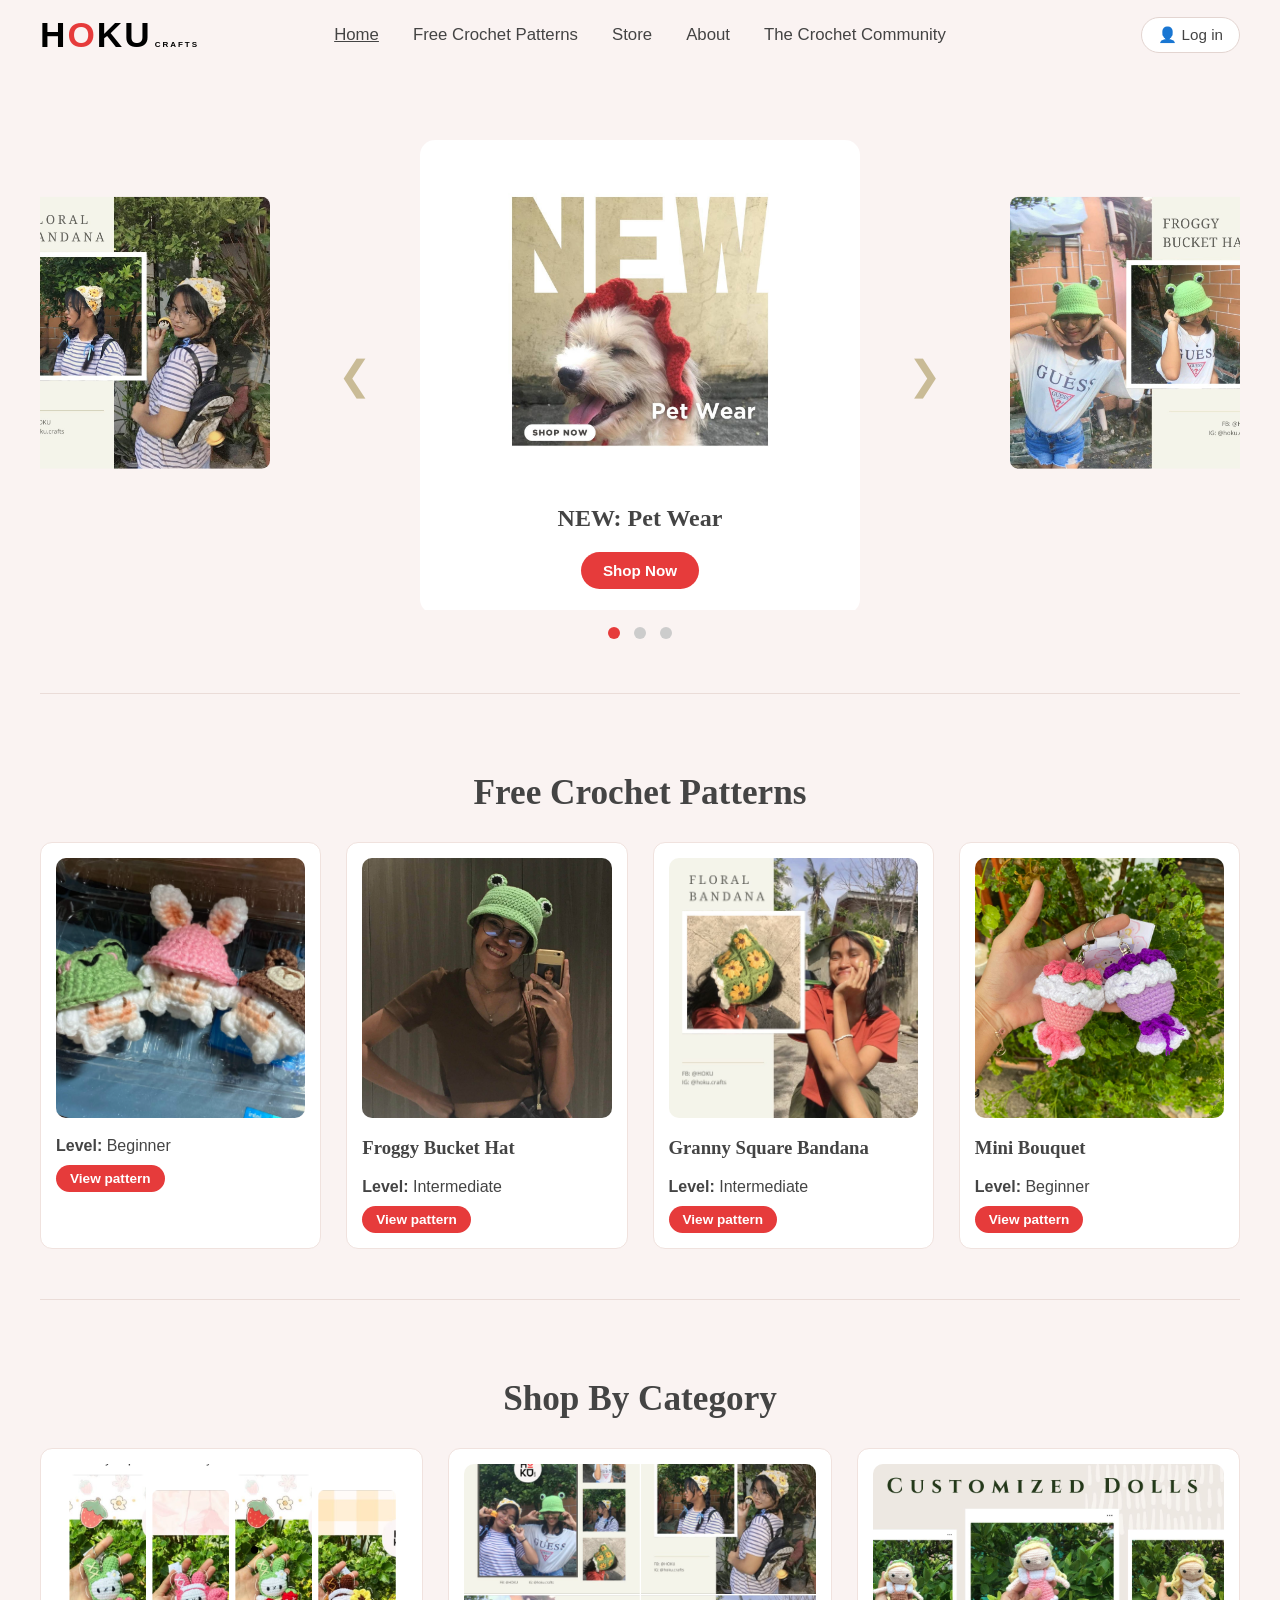
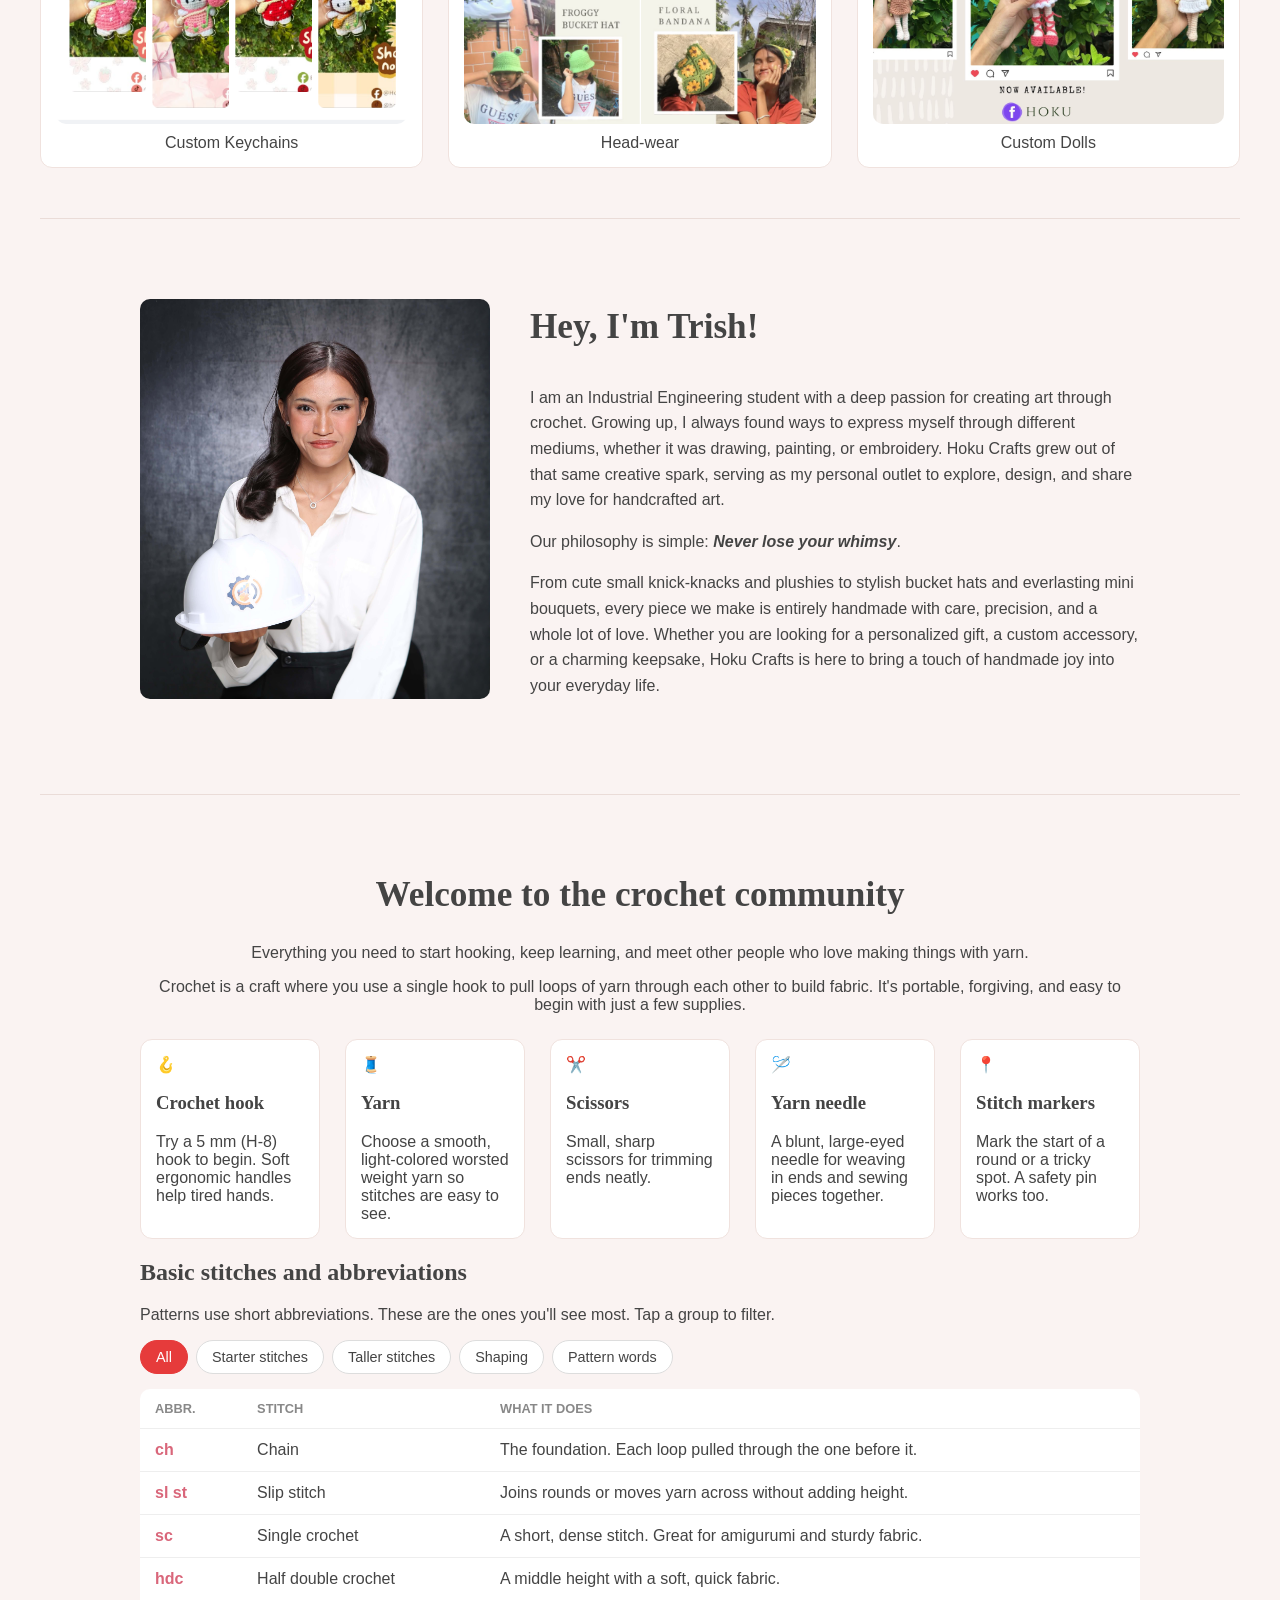
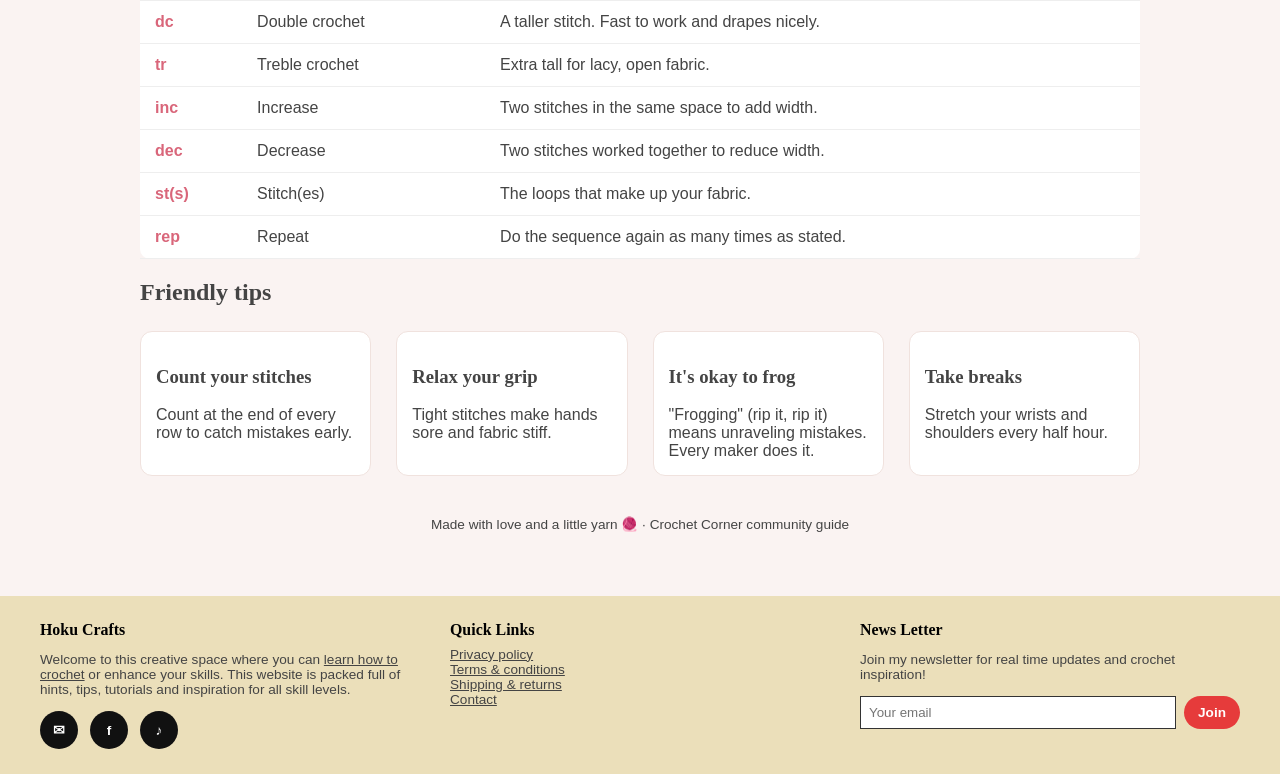
<file: index.html>
<!DOCTYPE html>
<html lang="en">
<head>
  <meta charset="UTF-8">
  <meta name="viewport" content="width=device-width, initial-scale=1">
  <title>HOKU Crafts</title>
  <link rel="stylesheet" href="style.css">

</head>
<body>

  <!-- NAVIGATION -->
  <header>
    <!-- logo to open side panel -->
    <a class="logo" href="#sidebar" title="Open menu">H<span class="red">O</span>KU<small>CRAFTS</small></a>

    <nav>
      <a class="nav-btn" href="#home">Home</a>
      <a class="nav-btn" href="#patterns">Free Crochet Patterns</a>
      <a class="nav-btn" href="#store">Store</a>
      <a class="nav-btn" href="#about">About</a>
      <a class="nav-btn" href="#community">The Crochet Community</a>
    </nav>

    <!-- Logged OUT: the profile button goes to the login page -->
    <a class="profile-btn" href="login.html">&#128100; Log in</a>
  </header>

  <main>

    <!-- ================= HOME ================= -->
    <section id="home" class="page">
      <!-- Hidden radio buttons remember which slide is showing -->
      <input type="radio" name="slide" id="slide-1" class="slide-radio" checked>
      <input type="radio" name="slide" id="slide-2" class="slide-radio">
      <input type="radio" name="slide" id="slide-3" class="slide-radio">

      <div class="carousel">
        <div class="slides">
          <div class="slide">
            <label class="slide-pick" for="slide-1" title="Show this slide"></label>
            <img class="img" src="petwear.jpg" alt="New Pet Wear">
            <h2>NEW: Pet Wear</h2>
            <a class="btn" href="#headwear">Shop Now</a>
          </div>
          <div class="slide">
            <label class="slide-pick" for="slide-2" title="Show this slide"></label>
            <img class="img" src="froggyhat.jpg" alt="Froggy Bucket Hat">
            <h2>Froggy Bucket Hat</h2>
            <a class="btn" href="#headwear">Shop Now</a>
          </div>
          <div class="slide">
            <label class="slide-pick" for="slide-3" title="Show this slide"></label>
            <img class="img" src="flwrbandana.jpg" alt="Flower Bandana">
            <h2>Flower Bandanas</h2>
            <a class="btn" href="#headwear">Shop Now</a>
          </div>
        </div>

        <!-- One pair of arrows per slide; CSS shows only the pair for the current slide -->
        <div class="arrows arrows-1">
          <label class="arrow arrow-prev" for="slide-3">&#10094;</label>
          <label class="arrow arrow-next" for="slide-2">&#10095;</label>
        </div>
        <div class="arrows arrows-2">
          <label class="arrow arrow-prev" for="slide-1">&#10094;</label>
          <label class="arrow arrow-next" for="slide-3">&#10095;</label>
        </div>
        <div class="arrows arrows-3">
          <label class="arrow arrow-prev" for="slide-2">&#10094;</label>
          <label class="arrow arrow-next" for="slide-1">&#10095;</label>
        </div>
      </div>

      <div class="dots">
        <label class="dot" for="slide-1"></label>
        <label class="dot" for="slide-2"></label>
        <label class="dot" for="slide-3"></label>
      </div>
    </section>

    <!-- ================= FREE PATTERNS ================= -->
    <section id="patterns" class="page">
      <h1>Free Crochet Patterns</h1>

      <div class="grid">
        <div class="card left">
          <img class="img" src="minishroom.png" alt="Amigurumi Bunny">
          <h3></h3>
          <p><b>Level:</b> Beginner</p>
          <details class="pattern">
            <summary class="btn small"><span class="show-text">View pattern</span><span class="hide-text">Hide pattern</span></summary>
            <p class="info">A small bunny made with single crochet in the round.</p>
          </details>
        </div>

        <div class="card left">
          <img class="img" src="froghat.jpeg" alt="Froggy Bucket Hat">
          <h3>Froggy Bucket Hat</h3>
          <p><b>Level:</b> Intermediate</p>
          <details class="pattern">
            <summary class="btn small"><span class="show-text">View pattern</span><span class="hide-text">Hide pattern</span></summary>
            <p class="info">A cute bucket hat with little frog eyes on top.</p>
          </details>
        </div>

        <div class="card left">
          <img class="img" src="floralbandana.jpeg" alt="Granny Square Bandana">
          <h3>Granny Square Bandana</h3>
          <p><b>Level:</b> Intermediate</p>
          <details class="pattern">
            <summary class="btn small"><span class="show-text">View pattern</span><span class="hide-text">Hide pattern</span></summary>
            <p class="info">A flower granny square bandana you can tie on.</p>
          </details>
        </div>

        <div class="card left">
          <img class="img" src="minibokey.jpeg" alt="Mini Bouquet">
          <h3>Mini Bouquet</h3>
          <p><b>Level:</b> Beginner</p>
          <details class="pattern">
            <summary class="btn small"><span class="show-text">View pattern</span><span class="hide-text">Hide pattern</span></summary>
            <p class="info">Everlasting flowers made from simple stitches.</p>
          </details>
        </div>
      </div>
    </section>

    <!-- ================= STORE ================= -->
    <section id="store" class="page">

      <!-- Category list (hidden while a product group is open) -->
      <div id="categories">
        <h1>Shop By Category</h1>
        <div class="grid">
          <a class="card clickable" href="#keychains">
            <img class="img" src="cstmkeychain.png" alt="Custom Keychains">
            <p>Custom Keychains</p>
          </a>
          <a class="card clickable" href="#headwear">
            <img class="img" src="headwear.png" alt="Head-wear">
            <p>Head-wear</p>
          </a>
          <a class="card clickable" href="#dolls">
            <img class="img" src="cstmdoll.jpg" alt="Custom Dolls">
            <p>Custom Dolls</p>
          </a>
        </div>
      </div>

      <!-- Products (one group per category; only the one in the link shows) -->
      <div class="product-group" id="keychains">
        <a class="btn small back-btn" href="#store">&larr; Back to categories</a>
        <h1>Custom Keychains</h1>
        <div class="grid">
          <div class="card"><img class="img" src="keychain2.jpeg" alt="Strawberry Bunny Keychain"><p>Strawberry Bunny Keychains</p><label class="btn small add-btn"><input type="checkbox"><span class="add-text">Add to inquiry</span><span class="added-text">Added ✓</span></label></div>
          <div class="card"><img class="img" src="keychain1.jpeg" alt="Pokemon Keychain"><p>Pokemon Keychains</p><label class="btn small add-btn"><input type="checkbox"><span class="add-text">Add to inquiry</span><span class="added-text">Added ✓</span></label></div>
          <div class="card"><img class="img" src="keychain3.jpeg" alt="Mini Character Keychain"><p>Mini Character Keychains</p><label class="btn small add-btn"><input type="checkbox"><span class="add-text">Add to inquiry</span><span class="added-text">Added ✓</span></label></div>
        </div>
      </div>

      <div class="product-group" id="headwear">
        <a class="btn small back-btn" href="#store">&larr; Back to categories</a>
        <h1>Head-wear</h1>
        <div class="grid">
          <div class="card"><img class="img" src="froggyhat.jpg" alt="Froggy Bucket Hat"><p>Froggy Bucket Hat</p><label class="btn small add-btn"><input type="checkbox"><span class="add-text">Add to inquiry</span><span class="added-text">Added ✓</span></label></div>
          <div class="card"><img class="img" src="floralbandana.jpeg" alt="Flower Bandana"><p>Flower Bandana</p><label class="btn small add-btn"><input type="checkbox"><span class="add-text">Add to inquiry</span><span class="added-text">Added ✓</span></label></div>
          <div class="card"><img class="img" src="ptwear.jpg" alt="Pet Wear Ruffle Hat"><p>Pet Wear Ruffle Hat</p><label class="btn small add-btn"><input type="checkbox"><span class="add-text">Add to inquiry</span><span class="added-text">Added ✓</span></label></div>
        </div>
      </div>

      <div class="product-group" id="dolls">
        <a class="btn small back-btn" href="#store">&larr; Back to categories</a>
        <h1>Custom Dolls</h1>
        <div class="grid">
          <div class="card"><img class="img" src="doll3.jpeg" alt="Flower Crown Doll"><p>Flower Crown Doll</p><label class="btn small add-btn"><input type="checkbox"><span class="add-text">Add to inquiry</span><span class="added-text">Added ✓</span></label></div>
          <div class="card"><img class="img" src="doll1.jpeg" alt="Pink Dress Doll"><p>Couple Spiderverse Doll</p><label class="btn small add-btn"><input type="checkbox"><span class="add-text">Add to inquiry</span><span class="added-text">Added ✓</span></label></div>
          <div class="card"><img class="img" src="doll2.jpeg" alt="White Dress Doll"><p>Anime Doll</p><label class="btn small add-btn"><input type="checkbox"><span class="add-text">Add to inquiry</span><span class="added-text">Added ✓</span></label></div>
        </div>
      </div>

    </section>

    <!-- ================= ABOUT ================= -->
    <section id="about" class="page">
      <div class="about">
        <img class="img tall" src="pretty.jpeg" alt="Trish photo">
        <div>
          <h1>Hey, I'm Trish!</h1>
          <p>I am an Industrial Engineering student with a deep passion for creating art through crochet. Growing up, I always found ways to express myself through different mediums, whether it was drawing, painting, or embroidery. Hoku Crafts grew out of that same creative spark, serving as my personal outlet to explore, design, and share my love for handcrafted art.</p>
          <p>Our philosophy is simple: <b><i>Never lose your whimsy</i></b>.</p>
          <p>From cute small knick-knacks and plushies to stylish bucket hats and everlasting mini bouquets, every piece we make is entirely handmade with care, precision, and a whole lot of love. Whether you are looking for a personalized gift, a custom accessory, or a charming keepsake, Hoku Crafts is here to bring a touch of handmade joy into your everyday life.</p>
        </div>
      </div>
    </section>

    <!-- ================= COMMUNITY ================= -->
    <section id="community" class="page">
      <h1>Welcome to the crochet community</h1>
      <p class="center">Everything you need to start hooking, keep learning, and meet other people who love making things with yarn.</p>
      <p class="center">Crochet is a craft where you use a single hook to pull loops of yarn through each other to build fabric. It's portable, forgiving, and easy to begin with just a few supplies.</p>

      <div class="grid six">
        <div class="card left"><div class="icon">🪝</div><h3>Crochet hook</h3><p>Try a 5 mm (H-8) hook to begin. Soft ergonomic handles help tired hands.</p></div>
        <div class="card left"><div class="icon">🧵</div><h3>Yarn</h3><p>Choose a smooth, light-colored worsted weight yarn so stitches are easy to see.</p></div>
        <div class="card left"><div class="icon">✂️</div><h3>Scissors</h3><p>Small, sharp scissors for trimming ends neatly.</p></div>
        <div class="card left"><div class="icon">🪡</div><h3>Yarn needle</h3><p>A blunt, large-eyed needle for weaving in ends and sewing pieces together.</p></div>
        <div class="card left"><div class="icon">📍</div><h3>Stitch markers</h3><p>Mark the start of a round or a tricky spot. A safety pin works too.</p></div>
     </div>

      <h2>Basic stitches and abbreviations</h2>
      <p>Patterns use short abbreviations. These are the ones you'll see most. Tap a group to filter.</p>

      <!-- Filter buttons (radio buttons styled as pills) -->
      <div class="filters">
        <input type="radio" name="stitch-filter" id="f-all" checked><label for="f-all">All</label>
        <input type="radio" name="stitch-filter" id="f-starter"><label for="f-starter">Starter stitches</label>
        <input type="radio" name="stitch-filter" id="f-tall"><label for="f-tall">Taller stitches</label>
        <input type="radio" name="stitch-filter" id="f-shaping"><label for="f-shaping">Shaping</label>
        <input type="radio" name="stitch-filter" id="f-terms"><label for="f-terms">Pattern words</label>
      </div>

      <table>
        <thead>
          <tr><th>Abbr.</th><th>Stitch</th><th>What it does</th></tr>
        </thead>
        <tbody id="stitch-table">
          <tr data-group="starter"><td>ch</td><td>Chain</td><td>The foundation. Each loop pulled through the one before it.</td></tr>
          <tr data-group="starter"><td>sl st</td><td>Slip stitch</td><td>Joins rounds or moves yarn across without adding height.</td></tr>
          <tr data-group="starter"><td>sc</td><td>Single crochet</td><td>A short, dense stitch. Great for amigurumi and sturdy fabric.</td></tr>
          <tr data-group="tall"><td>hdc</td><td>Half double crochet</td><td>A middle height with a soft, quick fabric.</td></tr>
          <tr data-group="tall"><td>dc</td><td>Double crochet</td><td>A taller stitch. Fast to work and drapes nicely.</td></tr>
          <tr data-group="tall"><td>tr</td><td>Treble crochet</td><td>Extra tall for lacy, open fabric.</td></tr>
          <tr data-group="shaping"><td>inc</td><td>Increase</td><td>Two stitches in the same space to add width.</td></tr>
          <tr data-group="shaping"><td>dec</td><td>Decrease</td><td>Two stitches worked together to reduce width.</td></tr>
          <tr data-group="terms"><td>st(s)</td><td>Stitch(es)</td><td>The loops that make up your fabric.</td></tr>
          <tr data-group="terms"><td>rep</td><td>Repeat</td><td>Do the sequence again as many times as stated.</td></tr>
        </tbody>
      </table>

      <h2>Friendly tips</h2>
      <div class="grid four">
        <div class="card left"><h3>Count your stitches</h3><p>Count at the end of every row to catch mistakes early.</p></div>
        <div class="card left"><h3>Relax your grip</h3><p>Tight stitches make hands sore and fabric stiff.</p></div>
        <div class="card left"><h3>It's okay to frog</h3><p>"Frogging" (rip it, rip it) means unraveling mistakes. Every maker does it.</p></div>
        <div class="card left"><h3>Take breaks</h3><p>Stretch your wrists and shoulders every half hour.</p></div>
      </div>

      <p class="center small-text">Made with love and a little yarn 🧶 · Crochet Corner community guide</p>
    </section>

  </main>

  <!-- ================= FOOTER ================= -->
  <footer>
    <div>
      <h3>Hoku Crafts</h3>
      <p>Welcome to this creative space where you can <a href="#community">learn how to crochet</a> or enhance your skills. This website is packed full of hints, tips, tutorials and inspiration for all skill levels.</p>
      <div class="social">
        <a href="mailto:quilantangtrish@gmail.com" title="Email">&#9993;</a>
        <a href="https://www.facebook.com/hokucrafts" target="_blank" title="Facebook">f</a>
        <a href="http://www.tiktok.com/@hoku_crafts" target="_blank" title="TikTok">♪</a>
      </div>
    </div>

    <div>
      <h3>Quick Links</h3>
      <!-- popovertarget opens the matching pop-up -->
      <button class="link-btn" popovertarget="privacy">Privacy policy</button><br>
      <button class="link-btn" popovertarget="terms">Terms &amp; conditions</button><br>
      <button class="link-btn" popovertarget="shipping">Shipping &amp; returns</button><br>
      <button class="link-btn" popovertarget="contact">Contact</button>
    </div>

    <div>
      <h3>News Letter</h3>
      <p>Join my newsletter for real time updates and crochet inspiration!</p>
      <!-- Submitting jumps to #newsletter-msg, which CSS then shows -->
      <form id="newsletter" action="#newsletter-msg">
        <input type="email" id="email" placeholder="Your email" required>
        <button class="btn small" type="submit">Join</button>
      </form>
      <p id="newsletter-msg">Thanks for subscribing!</p>
    </div>
  </footer>

  <!-- ================= POP-UPS (opened by the Quick Links) ================= -->
  <div class="modal-box" id="privacy" popover>
    <button class="modal-close" popovertarget="privacy" popovertargetaction="hide">&times;</button>
    <h2>Privacy Policy</h2>
    <p>We only use your email to send newsletters. We never sell or share your information.</p>
  </div>

  <div class="modal-box" id="terms" popover>
    <button class="modal-close" popovertarget="terms" popovertargetaction="hide">&times;</button>
    <h2>Terms &amp; Conditions</h2>
    <p>All items are handmade to order. Colors may vary slightly from photos.</p>
  </div>

  <div class="modal-box" id="shipping" popover>
    <button class="modal-close" popovertarget="shipping" popovertargetaction="hide">&times;</button>
    <h2>Shipping &amp; Returns</h2>
    <p>Orders ship within 5-7 days. Custom items are non-refundable, but contact us if there is a problem.</p>
  </div>

  <div class="modal-box" id="contact" popover>
    <button class="modal-close" popovertarget="contact" popovertargetaction="hide">&times;</button>
    <h2>Contact</h2>
    <p>Email: quilantangtrish@gmail.com<br>Facebook : @hoku crafts</p>
  </div>

  <!-- Profile pop-up: login.html sends you to index.html#profile, which opens this -->
  <div class="modal" id="profile">
    <a class="modal-backdrop" href="#close" aria-label="Close"></a>
    <div class="modal-box">
      <a class="modal-close" href="#close">&times;</a>
      <h2>My Profile</h2>
      <div class="profile-card">
        <div class="avatar">&#128100;</div>
        <p class="profile-hello">You're logged in!</p>
        <p>Welcome to HOKU Crafts. Happy crocheting!</p>
        <a class="btn small" href="login.html">Log out</a>
      </div>
    </div>
  </div>

  <!-- ================= SIDE PANEL (opened by the logo) ================= -->
  <a class="overlay" href="#close" aria-label="Close menu"></a>

  <aside id="sidebar" class="sidebar">
    <a class="sidebar-close" href="#close">&times;</a>
    <h2>H<span class="red">O</span>KU Menu</h2>

    <h3>Navigation</h3>
    <a class="side-link" href="#home">Home</a>
    <a class="side-link" href="#patterns">Free Crochet Patterns</a>
    <a class="side-link" href="#store">Store</a>
    <a class="side-link" href="#about">About</a>
    <a class="side-link" href="#community">The Crochet Community</a>

    <h3>Settings</h3>
    <label class="setting">
      <span>Dark mode</span>
      <input type="checkbox" id="dark-toggle">
    </label>
    <div class="setting">
      <span>Text size</span>
      <div class="sizes">
        <input type="radio" name="text-size" id="size-small"><label class="size-btn" for="size-small">A-</label>
        <input type="radio" name="text-size" id="size-normal" checked><label class="size-btn" for="size-normal">A</label>
        <input type="radio" name="text-size" id="size-large"><label class="size-btn" for="size-large">A+</label>
      </div>
    </div>
  </aside>

</body>
</html>
</file>
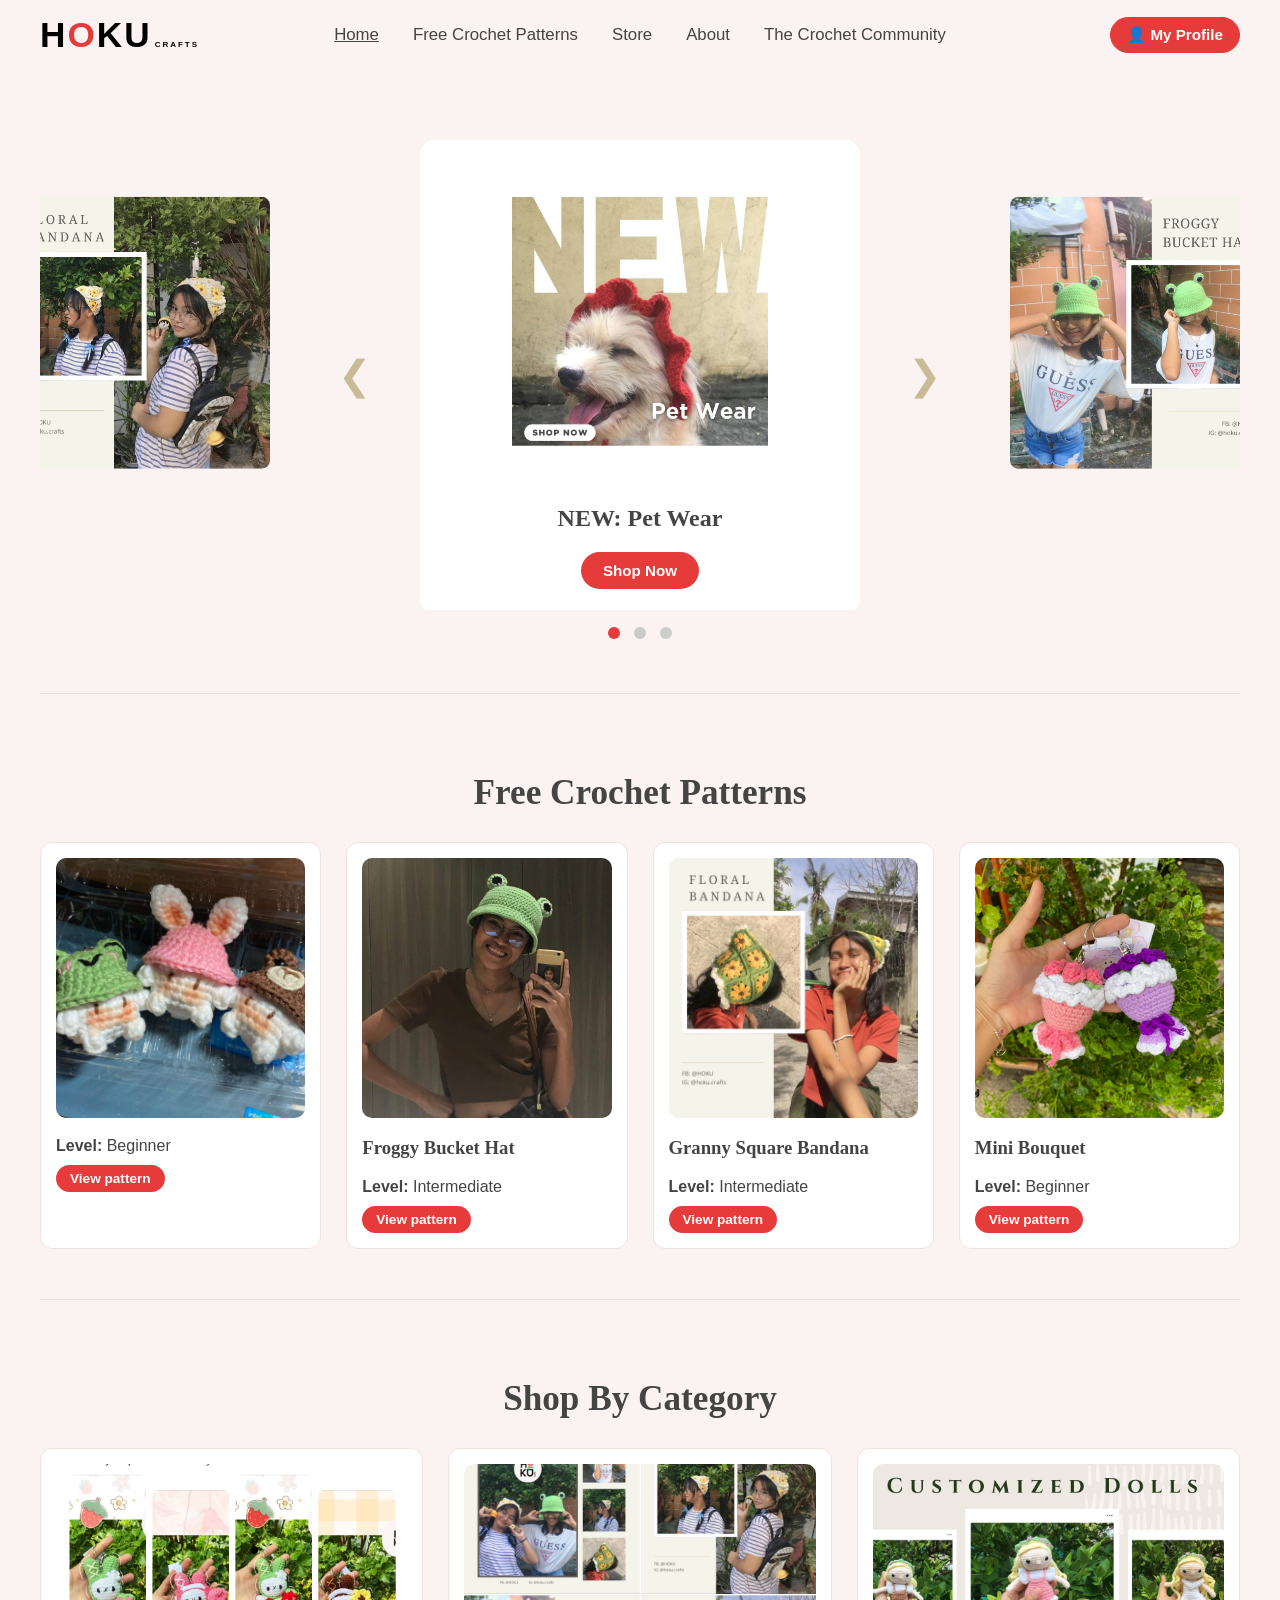
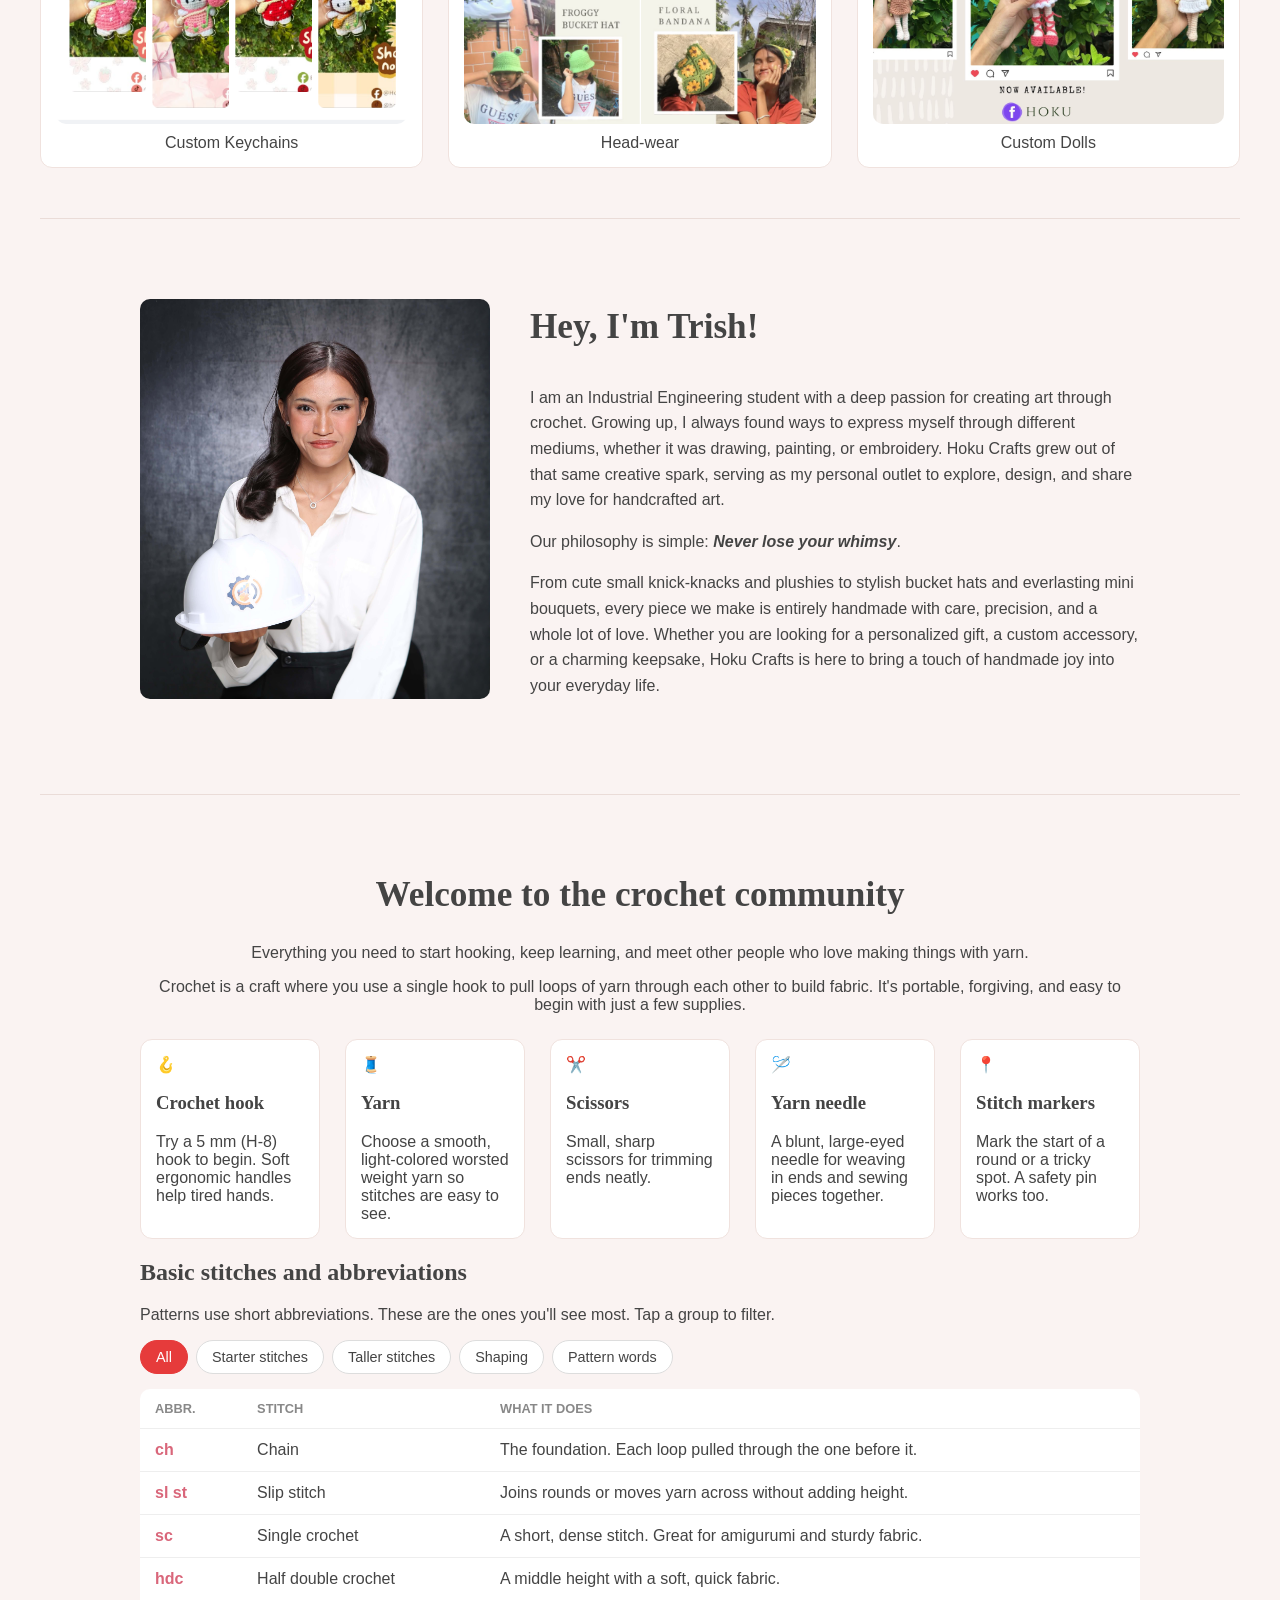
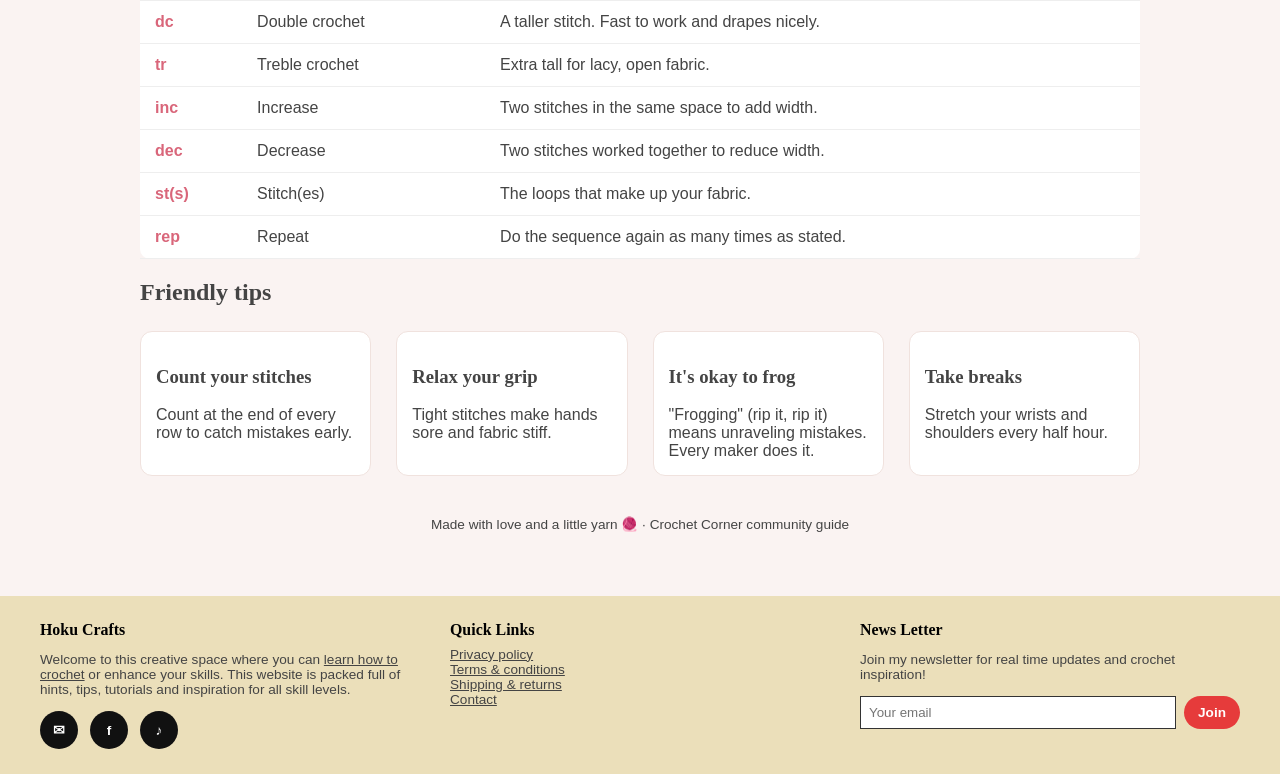
<file: account.html>
<!DOCTYPE html>
<html lang="en">
<head>
  <meta charset="UTF-8">
  <meta name="viewport" content="width=device-width, initial-scale=1">
  <title>My Account · HOKU Crafts</title>
  <link rel="stylesheet" href="style.css">
  <!-- LOGGED-IN version of index.html. login.html sends you here.
       If you change the site's content, change it in BOTH index.html and account.html. -->
</head>
<body>

  <!-- NAVIGATION -->
  <header>
    <!-- Click the logo to open the side panel -->
    <a class="logo" href="#sidebar" title="Open menu">H<span class="red">O</span>KU<small>CRAFTS</small></a>

    <nav>
      <a class="nav-btn" href="#home">Home</a>
      <a class="nav-btn" href="#patterns">Free Crochet Patterns</a>
      <a class="nav-btn" href="#store">Store</a>
      <a class="nav-btn" href="#about">About</a>
      <a class="nav-btn" href="#community">The Crochet Community</a>
    </nav>

    <!-- Logged IN: the profile button opens the "My Profile" pop-up -->
    <a class="profile-btn logged-in" href="#profile">&#128100; My Profile</a>
  </header>

  <main>

    <!-- ================= HOME ================= -->
    <section id="home" class="page">
      <!-- Hidden radio buttons remember which slide is showing -->
      <input type="radio" name="slide" id="slide-1" class="slide-radio" checked>
      <input type="radio" name="slide" id="slide-2" class="slide-radio">
      <input type="radio" name="slide" id="slide-3" class="slide-radio">

      <div class="carousel">
        <div class="slides">
          <div class="slide">
            <label class="slide-pick" for="slide-1" title="Show this slide"></label>
            <img class="img" src="petwear.jpg" alt="New Pet Wear">
            <h2>NEW: Pet Wear</h2>
            <a class="btn" href="#headwear">Shop Now</a>
          </div>
          <div class="slide">
            <label class="slide-pick" for="slide-2" title="Show this slide"></label>
            <img class="img" src="froggyhat.jpg" alt="Froggy Bucket Hat">
            <h2>Froggy Bucket Hat</h2>
            <a class="btn" href="#headwear">Shop Now</a>
          </div>
          <div class="slide">
            <label class="slide-pick" for="slide-3" title="Show this slide"></label>
            <img class="img" src="flwrbandana.jpg" alt="Flower Bandana">
            <h2>Flower Bandanas</h2>
            <a class="btn" href="#headwear">Shop Now</a>
          </div>
        </div>

        <!-- One pair of arrows per slide; CSS shows only the pair for the current slide -->
        <div class="arrows arrows-1">
          <label class="arrow arrow-prev" for="slide-3">&#10094;</label>
          <label class="arrow arrow-next" for="slide-2">&#10095;</label>
        </div>
        <div class="arrows arrows-2">
          <label class="arrow arrow-prev" for="slide-1">&#10094;</label>
          <label class="arrow arrow-next" for="slide-3">&#10095;</label>
        </div>
        <div class="arrows arrows-3">
          <label class="arrow arrow-prev" for="slide-2">&#10094;</label>
          <label class="arrow arrow-next" for="slide-1">&#10095;</label>
        </div>
      </div>

      <div class="dots">
        <label class="dot" for="slide-1"></label>
        <label class="dot" for="slide-2"></label>
        <label class="dot" for="slide-3"></label>
      </div>
    </section>

    <!-- ================= FREE PATTERNS ================= -->
    <section id="patterns" class="page">
      <h1>Free Crochet Patterns</h1>

      <div class="grid">
        <div class="card left">
          <img class="img" src="minishroom.png" alt="Amigurumi Bunny">
          <h3></h3>
          <p><b>Level:</b> Beginner</p>
          <details class="pattern">
            <summary class="btn small"><span class="show-text">View pattern</span><span class="hide-text">Hide pattern</span></summary>
            <p class="info">A small bunny made with single crochet in the round.</p>
          </details>
        </div>

        <div class="card left">
          <img class="img" src="froghat.jpeg" alt="Froggy Bucket Hat">
          <h3>Froggy Bucket Hat</h3>
          <p><b>Level:</b> Intermediate</p>
          <details class="pattern">
            <summary class="btn small"><span class="show-text">View pattern</span><span class="hide-text">Hide pattern</span></summary>
            <p class="info">A cute bucket hat with little frog eyes on top.</p>
          </details>
        </div>

        <div class="card left">
          <img class="img" src="floralbandana.jpeg" alt="Granny Square Bandana">
          <h3>Granny Square Bandana</h3>
          <p><b>Level:</b> Intermediate</p>
          <details class="pattern">
            <summary class="btn small"><span class="show-text">View pattern</span><span class="hide-text">Hide pattern</span></summary>
            <p class="info">A flower granny square bandana you can tie on.</p>
          </details>
        </div>

        <div class="card left">
          <img class="img" src="minibokey.jpeg" alt="Mini Bouquet">
          <h3>Mini Bouquet</h3>
          <p><b>Level:</b> Beginner</p>
          <details class="pattern">
            <summary class="btn small"><span class="show-text">View pattern</span><span class="hide-text">Hide pattern</span></summary>
            <p class="info">Everlasting flowers made from simple stitches.</p>
          </details>
        </div>
      </div>
    </section>

    <!-- ================= STORE ================= -->
    <section id="store" class="page">

      <!-- Category list (hidden while a product group is open) -->
      <div id="categories">
        <h1>Shop By Category</h1>
        <div class="grid">
          <a class="card clickable" href="#keychains">
            <img class="img" src="cstmkeychain.png" alt="Custom Keychains">
            <p>Custom Keychains</p>
          </a>
          <a class="card clickable" href="#headwear">
            <img class="img" src="headwear.png" alt="Head-wear">
            <p>Head-wear</p>
          </a>
          <a class="card clickable" href="#dolls">
            <img class="img" src="cstmdoll.jpg" alt="Custom Dolls">
            <p>Custom Dolls</p>
          </a>
        </div>
      </div>

      <!-- Products (one group per category; only the one in the link shows) -->
      <div class="product-group" id="keychains">
        <a class="btn small back-btn" href="#store">&larr; Back to categories</a>
        <h1>Custom Keychains</h1>
        <div class="grid">
          <div class="card"><img class="img" src="keychain2.jpeg" alt="Strawberry Bunny Keychain"><p>Strawberry Bunny Keychains</p><label class="btn small add-btn"><input type="checkbox"><span class="add-text">Add to inquiry</span><span class="added-text">Added ✓</span></label></div>
          <div class="card"><img class="img" src="keychain1.jpeg" alt="Pokemon Keychain"><p>Pokemon Keychains</p><label class="btn small add-btn"><input type="checkbox"><span class="add-text">Add to inquiry</span><span class="added-text">Added ✓</span></label></div>
          <div class="card"><img class="img" src="keychain3.jpeg" alt="Mini Character Keychain"><p>Mini Character Keychains</p><label class="btn small add-btn"><input type="checkbox"><span class="add-text">Add to inquiry</span><span class="added-text">Added ✓</span></label></div>
        </div>
      </div>

      <div class="product-group" id="headwear">
        <a class="btn small back-btn" href="#store">&larr; Back to categories</a>
        <h1>Head-wear</h1>
        <div class="grid">
          <div class="card"><img class="img" src="froggyhat.jpg" alt="Froggy Bucket Hat"><p>Froggy Bucket Hat</p><label class="btn small add-btn"><input type="checkbox"><span class="add-text">Add to inquiry</span><span class="added-text">Added ✓</span></label></div>
          <div class="card"><img class="img" src="floralbandana.jpeg" alt="Flower Bandana"><p>Flower Bandana</p><label class="btn small add-btn"><input type="checkbox"><span class="add-text">Add to inquiry</span><span class="added-text">Added ✓</span></label></div>
          <div class="card"><img class="img" src="ptwear.jpg" alt="Pet Wear Ruffle Hat"><p>Pet Wear Ruffle Hat</p><label class="btn small add-btn"><input type="checkbox"><span class="add-text">Add to inquiry</span><span class="added-text">Added ✓</span></label></div>
        </div>
      </div>

      <div class="product-group" id="dolls">
        <a class="btn small back-btn" href="#store">&larr; Back to categories</a>
        <h1>Custom Dolls</h1>
        <div class="grid">
          <div class="card"><img class="img" src="doll3.jpeg" alt="Flower Crown Doll"><p>Flower Crown Doll</p><label class="btn small add-btn"><input type="checkbox"><span class="add-text">Add to inquiry</span><span class="added-text">Added ✓</span></label></div>
          <div class="card"><img class="img" src="doll1.jpeg" alt="Pink Dress Doll"><p>Couple Spiderverse Doll</p><label class="btn small add-btn"><input type="checkbox"><span class="add-text">Add to inquiry</span><span class="added-text">Added ✓</span></label></div>
          <div class="card"><img class="img" src="doll2.jpeg" alt="White Dress Doll"><p>Anime Doll</p><label class="btn small add-btn"><input type="checkbox"><span class="add-text">Add to inquiry</span><span class="added-text">Added ✓</span></label></div>
        </div>
      </div>

    </section>

    <!-- ================= ABOUT ================= -->
    <section id="about" class="page">
      <div class="about">
        <img class="img tall" src="pretty.jpeg" alt="Trish photo">
        <div>
          <h1>Hey, I'm Trish!</h1>
          <p>I am an Industrial Engineering student with a deep passion for creating art through crochet. Growing up, I always found ways to express myself through different mediums, whether it was drawing, painting, or embroidery. Hoku Crafts grew out of that same creative spark, serving as my personal outlet to explore, design, and share my love for handcrafted art.</p>
          <p>Our philosophy is simple: <b><i>Never lose your whimsy</i></b>.</p>
          <p>From cute small knick-knacks and plushies to stylish bucket hats and everlasting mini bouquets, every piece we make is entirely handmade with care, precision, and a whole lot of love. Whether you are looking for a personalized gift, a custom accessory, or a charming keepsake, Hoku Crafts is here to bring a touch of handmade joy into your everyday life.</p>
        </div>
      </div>
    </section>

    <!-- ================= COMMUNITY ================= -->
    <section id="community" class="page">
      <h1>Welcome to the crochet community</h1>
      <p class="center">Everything you need to start hooking, keep learning, and meet other people who love making things with yarn.</p>
      <p class="center">Crochet is a craft where you use a single hook to pull loops of yarn through each other to build fabric. It's portable, forgiving, and easy to begin with just a few supplies.</p>

      <div class="grid six">
        <div class="card left"><div class="icon">🪝</div><h3>Crochet hook</h3><p>Try a 5 mm (H-8) hook to begin. Soft ergonomic handles help tired hands.</p></div>
        <div class="card left"><div class="icon">🧵</div><h3>Yarn</h3><p>Choose a smooth, light-colored worsted weight yarn so stitches are easy to see.</p></div>
        <div class="card left"><div class="icon">✂️</div><h3>Scissors</h3><p>Small, sharp scissors for trimming ends neatly.</p></div>
        <div class="card left"><div class="icon">🪡</div><h3>Yarn needle</h3><p>A blunt, large-eyed needle for weaving in ends and sewing pieces together.</p></div>
        <div class="card left"><div class="icon">📍</div><h3>Stitch markers</h3><p>Mark the start of a round or a tricky spot. A safety pin works too.</p></div>
     </div>

      <h2>Basic stitches and abbreviations</h2>
      <p>Patterns use short abbreviations. These are the ones you'll see most. Tap a group to filter.</p>

      <!-- Filter buttons (radio buttons styled as pills) -->
      <div class="filters">
        <input type="radio" name="stitch-filter" id="f-all" checked><label for="f-all">All</label>
        <input type="radio" name="stitch-filter" id="f-starter"><label for="f-starter">Starter stitches</label>
        <input type="radio" name="stitch-filter" id="f-tall"><label for="f-tall">Taller stitches</label>
        <input type="radio" name="stitch-filter" id="f-shaping"><label for="f-shaping">Shaping</label>
        <input type="radio" name="stitch-filter" id="f-terms"><label for="f-terms">Pattern words</label>
      </div>

      <table>
        <thead>
          <tr><th>Abbr.</th><th>Stitch</th><th>What it does</th></tr>
        </thead>
        <tbody id="stitch-table">
          <tr data-group="starter"><td>ch</td><td>Chain</td><td>The foundation. Each loop pulled through the one before it.</td></tr>
          <tr data-group="starter"><td>sl st</td><td>Slip stitch</td><td>Joins rounds or moves yarn across without adding height.</td></tr>
          <tr data-group="starter"><td>sc</td><td>Single crochet</td><td>A short, dense stitch. Great for amigurumi and sturdy fabric.</td></tr>
          <tr data-group="tall"><td>hdc</td><td>Half double crochet</td><td>A middle height with a soft, quick fabric.</td></tr>
          <tr data-group="tall"><td>dc</td><td>Double crochet</td><td>A taller stitch. Fast to work and drapes nicely.</td></tr>
          <tr data-group="tall"><td>tr</td><td>Treble crochet</td><td>Extra tall for lacy, open fabric.</td></tr>
          <tr data-group="shaping"><td>inc</td><td>Increase</td><td>Two stitches in the same space to add width.</td></tr>
          <tr data-group="shaping"><td>dec</td><td>Decrease</td><td>Two stitches worked together to reduce width.</td></tr>
          <tr data-group="terms"><td>st(s)</td><td>Stitch(es)</td><td>The loops that make up your fabric.</td></tr>
          <tr data-group="terms"><td>rep</td><td>Repeat</td><td>Do the sequence again as many times as stated.</td></tr>
        </tbody>
      </table>

      <h2>Friendly tips</h2>
      <div class="grid four">
        <div class="card left"><h3>Count your stitches</h3><p>Count at the end of every row to catch mistakes early.</p></div>
        <div class="card left"><h3>Relax your grip</h3><p>Tight stitches make hands sore and fabric stiff.</p></div>
        <div class="card left"><h3>It's okay to frog</h3><p>"Frogging" (rip it, rip it) means unraveling mistakes. Every maker does it.</p></div>
        <div class="card left"><h3>Take breaks</h3><p>Stretch your wrists and shoulders every half hour.</p></div>
      </div>

      <p class="center small-text">Made with love and a little yarn 🧶 · Crochet Corner community guide</p>
    </section>

  </main>

  <!-- ================= FOOTER ================= -->
  <footer>
    <div>
      <h3>Hoku Crafts</h3>
      <p>Welcome to this creative space where you can <a href="#community">learn how to crochet</a> or enhance your skills. This website is packed full of hints, tips, tutorials and inspiration for all skill levels.</p>
      <div class="social">
        <a href="mailto:quilantangtrish@gmail.com" title="Email">&#9993;</a>
        <a href="https://www.facebook.com/hokucrafts" target="_blank" title="Facebook">f</a>
        <a href="http://www.tiktok.com/@hoku_crafts" target="_blank" title="TikTok">♪</a>
      </div>
    </div>

    <div>
      <h3>Quick Links</h3>
      <!-- popovertarget opens the matching pop-up -->
      <button class="link-btn" popovertarget="privacy">Privacy policy</button><br>
      <button class="link-btn" popovertarget="terms">Terms &amp; conditions</button><br>
      <button class="link-btn" popovertarget="shipping">Shipping &amp; returns</button><br>
      <button class="link-btn" popovertarget="contact">Contact</button>
    </div>

    <div>
      <h3>News Letter</h3>
      <p>Join my newsletter for real time updates and crochet inspiration!</p>
      <!-- Submitting jumps to #newsletter-msg, which CSS then shows -->
      <form id="newsletter" action="#newsletter-msg">
        <input type="email" id="email" placeholder="Your email" required>
        <button class="btn small" type="submit">Join</button>
      </form>
      <p id="newsletter-msg">Thanks for subscribing!</p>
    </div>
  </footer>

  <!-- ================= POP-UPS (opened by the Quick Links) ================= -->
  <div class="modal-box" id="privacy" popover>
    <button class="modal-close" popovertarget="privacy" popovertargetaction="hide">&times;</button>
    <h2>Privacy Policy</h2>
    <p>We only use your email to send newsletters. We never sell or share your information.</p>
  </div>

  <div class="modal-box" id="terms" popover>
    <button class="modal-close" popovertarget="terms" popovertargetaction="hide">&times;</button>
    <h2>Terms &amp; Conditions</h2>
    <p>All items are handmade to order. Colors may vary slightly from photos.</p>
  </div>

  <div class="modal-box" id="shipping" popover>
    <button class="modal-close" popovertarget="shipping" popovertargetaction="hide">&times;</button>
    <h2>Shipping &amp; Returns</h2>
    <p>Orders ship within 5-7 days. Custom items are non-refundable, but contact us if there is a problem.</p>
  </div>

  <div class="modal-box" id="contact" popover>
    <button class="modal-close" popovertarget="contact" popovertargetaction="hide">&times;</button>
    <h2>Contact</h2>
    <p>Email: quilantangtrish@gmail.com<br>Facebook : @hoku crafts</p>
  </div>

  <!-- Profile pop-up: opens from the "My Profile" button (and right after logging in) -->
  <div class="modal" id="profile">
    <a class="modal-backdrop" href="#close" aria-label="Close"></a>
    <div class="modal-box">
      <a class="modal-close" href="#close">&times;</a>
      <h2>My Profile</h2>
      <div class="profile-card">
        <div class="avatar">&#128100;</div>
        <p class="profile-hello">You're logged in!</p>
        <p>Welcome to HOKU Crafts. Happy crocheting!</p>
        <a class="btn small" href="login.html">Log out</a>
      </div>
    </div>
  </div>

  <!-- ================= SIDE PANEL (opened by the logo) ================= -->
  <a class="overlay" href="#close" aria-label="Close menu"></a>

  <aside id="sidebar" class="sidebar">
    <a class="sidebar-close" href="#close">&times;</a>
    <h2>H<span class="red">O</span>KU Menu</h2>

    <h3>Navigation</h3>
    <a class="side-link" href="#home">Home</a>
    <a class="side-link" href="#patterns">Free Crochet Patterns</a>
    <a class="side-link" href="#store">Store</a>
    <a class="side-link" href="#about">About</a>
    <a class="side-link" href="#community">The Crochet Community</a>

    <h3>Settings</h3>
    <label class="setting">
      <span>Dark mode</span>
      <input type="checkbox" id="dark-toggle">
    </label>
    <div class="setting">
      <span>Text size</span>
      <div class="sizes">
        <input type="radio" name="text-size" id="size-small"><label class="size-btn" for="size-small">A-</label>
        <input type="radio" name="text-size" id="size-normal" checked><label class="size-btn" for="size-normal">A</label>
        <input type="radio" name="text-size" id="size-large"><label class="size-btn" for="size-large">A+</label>
      </div>
    </div>
  </aside>

</body>
</html>
</file>
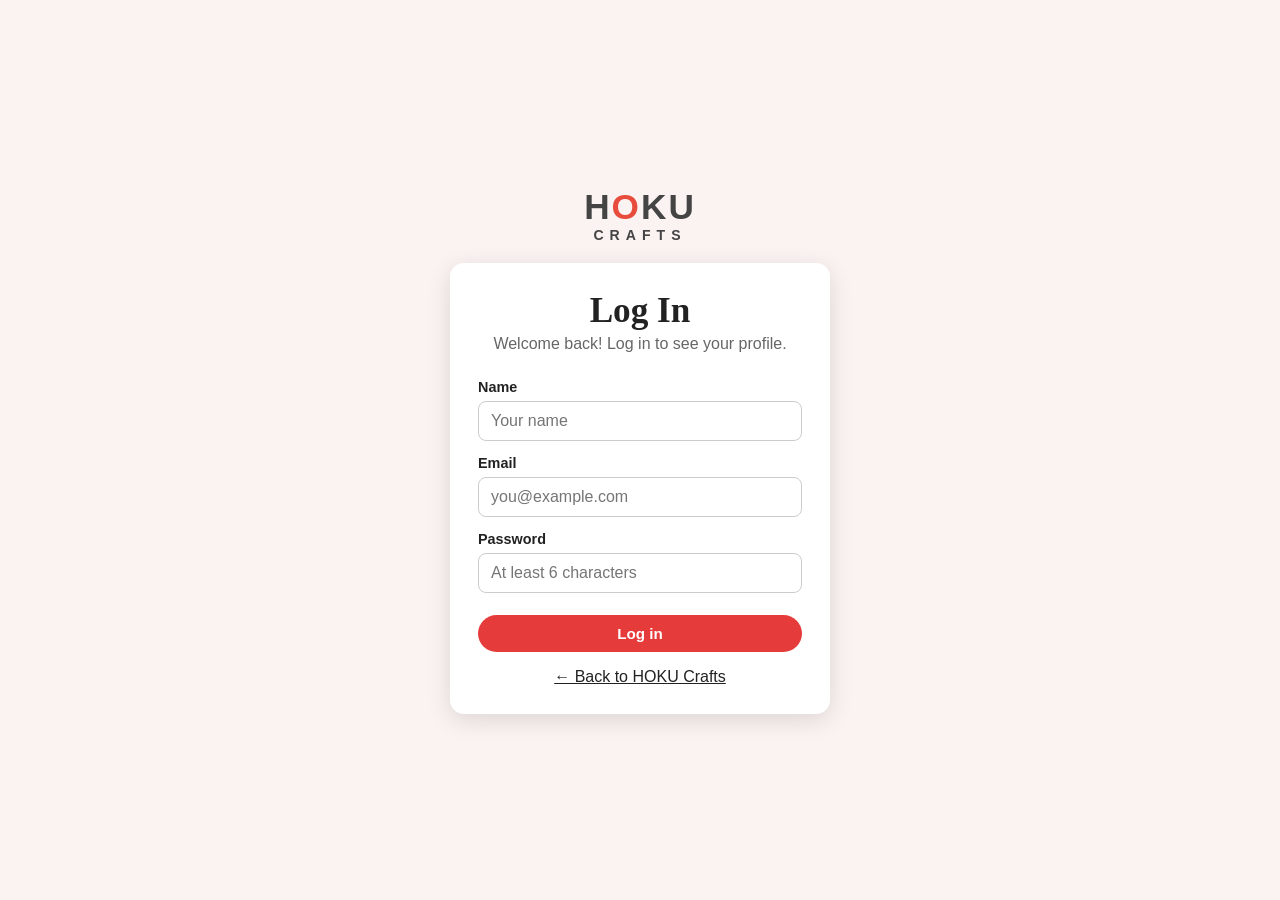
<file: login.html>
<!DOCTYPE html>
<html lang="en">
<head>
  <meta charset="UTF-8">
  <meta name="viewport" content="width=device-width, initial-scale=1">
  <title>Log In · HOKU Crafts</title>
  <link rel="stylesheet" href="style.css">
  <style>
    .login-page {
      min-height: 100vh;
      display: flex;
      flex-direction: column;
      align-items: center;
      justify-content: center;
      padding: 24px;
      box-sizing: border-box;
    }
    .login-logo {
      font-size: 2.2em;
      font-weight: bold;
      letter-spacing: 2px;
      text-decoration: none;
      color: inherit;
      margin-bottom: 20px;
      text-align: center;
    }
    .login-logo small { display: block; font-size: 0.4em; letter-spacing: 6px; }
    .login-logo .red { color: #e74c3c; }
    .login-box {
      width: 100%;
      max-width: 380px;
      padding: 28px;
      border-radius: 14px;
      background: #fff;
      color: #222;
      box-shadow: 0 6px 24px rgba(0, 0, 0, 0.12);
      box-sizing: border-box;
    }
    .login-box h1 { margin: 0 0 4px; text-align: center; }
    .login-box .subtitle { margin: 0 0 18px; text-align: center; color: #666; }
    .login-form { display: flex; flex-direction: column; gap: 6px; }
    .login-form label { font-weight: bold; font-size: 0.9em; margin-top: 8px; }
    .login-form input {
      width: 100%;
      box-sizing: border-box;
      padding: 10px 12px;
      border-radius: 8px;
      border: 1px solid #ccc;
      font: inherit;
    }
    .login-form .btn { margin-top: 16px; width: 100%; }
    /* Red border on a field the browser says is filled in wrong */
    .login-form input:user-invalid { border-color: #c0392b; }
    .back-link { display: block; margin-top: 16px; text-align: center; color: inherit; }
  </style>
</head>
<body>

  <div class="login-page">
    <a class="login-logo" href="index.html">H<span class="red">O</span>KU<small>CRAFTS</small></a>

    <div class="login-box">
      <h1>Log In</h1>
      <p class="subtitle">Welcome back! Log in to see your profile.</p>

      <!-- No JavaScript: the browser checks the fields (required, email, 6+ characters),
           then the form goes to account.html (the logged-in version of the site) and opens "My Profile".
           The inputs have no "name", so nothing you type ends up in the web address. -->
      <form id="login-form" class="login-form" action="account.html#profile" method="get">
        <label for="login-name">Name</label>
        <input type="text" id="login-name" placeholder="Your name" required>

        <label for="login-email">Email</label>
        <input type="email" id="login-email" placeholder="you@example.com" required>

        <label for="login-password">Password</label>
        <input type="password" id="login-password" placeholder="At least 6 characters" minlength="6" required>

        <button class="btn" type="submit">Log in</button>
      </form>

      <a class="back-link" href="index.html">&larr; Back to HOKU Crafts</a>
    </div>
  </div>

</body>
</html>
</file>
<file: style.css>
/* ---------- Basics ---------- */
:root {
  --bg: #faf3f2;
  --text: #444;
  --red: #e63b3b;
  --tan: #ebdfba;
  --pink: #d9667a;
  --card: #ffffff;
  --logo: #000000;
}

/* Dark mode: on when the "Dark mode" checkbox in the side panel is ticked */
body:has(#dark-toggle:checked) {
  --bg: #1f1b1b;
  --text: #eeeeee;
  --tan: #3a3326;
  --card: #2c2727;
  --logo: #ffffff;
}

/* Text size: set by the A- / A / A+ radio buttons in the side panel */
:root:has(#size-small:checked) { font-size: 90%; }
:root:has(#size-large:checked) { font-size: 115%; }

* { box-sizing: border-box; }

html { scroll-behavior: smooth; }   /* menu links glide to their section */
@media (prefers-reduced-motion: reduce) { html { scroll-behavior: auto; } }

body {
  margin: 0;
  font-family: Arial, sans-serif;
  background: var(--bg);
  color: var(--text);
}

h1, h2, h3 { font-family: Georgia, serif; }
h1 { text-align: center; font-size: 2.2rem; }

.hidden { display: none !important; }
.center { text-align: center; }
.small-text { font-size: 0.85rem; margin-top: 40px; }

/* ---------- Header / Navigation ---------- */
/* three columns: logo | menu (centered) | profile */
header {
  position: sticky;          /* stays at the top while you scroll */
  top: 0;
  z-index: 5;
  background: var(--bg);
  display: grid;
  grid-template-columns: 1fr auto 1fr;
  align-items: center;
  gap: 20px;
  padding: 15px 40px;
}

.logo {
  justify-self: start;
  text-decoration: none;
  cursor: pointer;
  font-family: Arial, sans-serif;
  font-size: 2.2rem;
  font-weight: bold;
  color: var(--logo);
  letter-spacing: 2px;
  padding: 0;
}
.logo small { font-size: 0.5rem; margin-left: 3px; }
.red { color: var(--red); }

nav { display: flex; flex-wrap: wrap; justify-content: center; gap: 10px; }

.nav-btn {
  text-decoration: none;
  font-size: 1.05rem;
  color: var(--text);
  cursor: pointer;
  padding: 6px 12px;
}
.nav-btn:hover { color: var(--red); }

/* Underline the menu item of the section you jumped to (Home when nothing is picked) */
body:not(:has(.page:target, .page :target)) .nav-btn[href="#home"],
body:has(#home:target) .nav-btn[href="#home"],
body:has(#patterns:target) .nav-btn[href="#patterns"],
body:has(#store:target, #store :target) .nav-btn[href="#store"],
body:has(#about:target) .nav-btn[href="#about"],
body:has(#community:target) .nav-btn[href="#community"] {
  text-decoration: underline;
}

.profile-btn {
  justify-self: end;
  background: var(--card);
  color: var(--text);
  border: 1px solid #e3d5d1;
  border-radius: 20px;
  padding: 8px 16px;
  font-size: 0.95rem;
  text-decoration: none;
  cursor: pointer;
}
.profile-btn:hover { border-color: var(--red); }

/* Logged-in look (account.html) */
.profile-btn.logged-in {
  background: var(--red);
  border-color: var(--red);
  color: white;
  font-weight: bold;
}
.profile-btn.logged-in:hover { opacity: 0.85; }

/* ---------- Side panel (opens when the URL ends in #sidebar) ---------- */
.overlay {
  display: none;
  position: fixed;
  inset: 0;
  background: rgba(0, 0, 0, 0.45);
  z-index: 15;
}
body:has(#sidebar:target) .overlay { display: block; }

.sidebar {
  position: fixed;
  top: 0; left: 0;
  width: 280px;
  height: 100%;
  background: var(--card);
  padding: 25px;
  z-index: 20;
  overflow-y: auto;
  transform: translateX(-100%);   /* hidden off-screen */
  transition: transform 0.3s;
}
.sidebar:target { transform: translateX(0); }
.sidebar h2 { margin-top: 0; color: var(--logo); }
.sidebar h3 { margin: 25px 0 8px; font-size: 0.8rem; text-transform: uppercase; color: #999; }
.sidebar-close {
  position: absolute;
  top: 10px; right: 15px;
  font-size: 1.8rem;
  line-height: 1;
  color: var(--text);
  text-decoration: none;
  cursor: pointer;
}
.side-link {
  display: block;
  width: 100%;
  text-align: left;
  text-decoration: none;
  border-radius: 8px;
  padding: 10px;
  font-size: 1rem;
  color: var(--text);
  cursor: pointer;
}
.side-link:hover { background: rgba(230, 59, 59, 0.1); color: var(--red); }

.setting { display: flex; justify-content: space-between; align-items: center; padding: 10px; }
.sizes input { display: none; }
.size-btn {
  display: inline-block;
  border: 1px solid #ccc;
  border-radius: 6px;
  color: var(--text);
  padding: 4px 10px;
  cursor: pointer;
}
.sizes input:checked + .size-btn { background: var(--red); border-color: var(--red); color: white; }

/* ---------- Pages ---------- */
main { padding: 0 40px; }

/* every section is on the same page, one after the other */
.page {
  padding: 50px 0;
  border-bottom: 1px solid #eadcd8;
  scroll-margin-top: 100px;  /* keeps the title below the sticky header */
}
.page:last-child { border-bottom: none; }

input { background: var(--card); color: var(--text); }

/* ---------- Buttons ---------- */
.btn {
  display: inline-block;
  background: var(--red);
  color: white;
  border: none;
  border-radius: 20px;
  padding: 10px 22px;
  font-weight: bold;
  font-size: 0.95rem;
  font-family: Arial, sans-serif;
  text-decoration: none;
  cursor: pointer;
}
.btn:hover { opacity: 0.85; }
.btn.small { padding: 6px 14px; font-size: 0.85rem; }

/* ---------- Image placeholders ---------- */
.img {
  background: #d8d2c4;
  color: #777;
  display: flex;
  align-items: center;
  justify-content: center;
  text-align: center;
  height: 260px;
  border-radius: 10px;
  padding: 10px;
}
.img.tall { height: 400px; }

/* Real photos: fill the box without stretching */
img.img { width: 100%; object-fit: cover; padding: 0; }

/* ---------- Grids and cards ---------- */
.grid {
  display: grid;
  grid-template-columns: repeat(auto-fit, minmax(240px, 1fr));
  gap: 25px;
  margin-top: 25px;
}
.grid.six  { grid-template-columns: repeat(auto-fit, minmax(150px, 1fr)); }
.grid.four { grid-template-columns: repeat(auto-fit, minmax(200px, 1fr)); }

.card {
  display: block;
  background: var(--card);
  color: var(--text);
  border-radius: 12px;
  padding: 15px;
  text-align: center;
  border: 1px solid #f0e2de;
}
a.card { text-decoration: none; }
.card.clickable { cursor: pointer; transition: transform 0.2s; }
.card.clickable:hover { transform: translateY(-5px); }
.card p { margin: 10px 0 0; }
.card.left { text-align: left; }

/* ---------- Carousel ---------- */
/* The hidden radio buttons (#slide-1, #slide-2, #slide-3) decide which slide is in the middle */
.slide-radio { display: none; }

.carousel {
  position: relative;
  height: 470px;
  overflow: hidden;          /* side slides get cut off at the screen edge */
  margin-top: 20px;
}
.slides { position: relative; height: 100%; }

/* every slide sits in the middle, then gets moved left or right */
.slide {
  position: absolute;
  top: 0;
  left: 50%;
  width: 440px;
  padding: 25px;
  text-align: center;
  border-radius: 15px;
  opacity: 0;
  pointer-events: none;
  transform: translateX(-50%) scale(0.8);
  transition: transform 0.5s, opacity 0.5s;
}

/* side slides show only the picture */
.slide h2, .slide .btn { visibility: hidden; }

/* invisible click area that makes a side slide move to the middle */
.slide-pick { position: absolute; inset: 0; z-index: 1; cursor: pointer; border-radius: 15px; }

/* MIDDLE slide */
#home:has(#slide-1:checked) .slide:nth-child(1),
#home:has(#slide-2:checked) .slide:nth-child(2),
#home:has(#slide-3:checked) .slide:nth-child(3) {
  opacity: 1; pointer-events: auto; background: var(--card); transform: translateX(-50%);
}
#home:has(#slide-1:checked) .slide:nth-child(1) :is(h2, .btn),
#home:has(#slide-2:checked) .slide:nth-child(2) :is(h2, .btn),
#home:has(#slide-3:checked) .slide:nth-child(3) :is(h2, .btn) { visibility: visible; }
#home:has(#slide-1:checked) .slide:nth-child(1) .slide-pick,
#home:has(#slide-2:checked) .slide:nth-child(2) .slide-pick,
#home:has(#slide-3:checked) .slide:nth-child(3) .slide-pick { display: none; }

/* LEFT slide */
#home:has(#slide-1:checked) .slide:nth-child(3),
#home:has(#slide-2:checked) .slide:nth-child(1),
#home:has(#slide-3:checked) .slide:nth-child(2) {
  opacity: 1; pointer-events: auto; transform: translateX(-165%) scale(0.85);
}

/* RIGHT slide */
#home:has(#slide-1:checked) .slide:nth-child(2),
#home:has(#slide-2:checked) .slide:nth-child(3),
#home:has(#slide-3:checked) .slide:nth-child(1) {
  opacity: 1; pointer-events: auto; transform: translateX(65%) scale(0.85);
}

.slide .img { height: 320px; }
.slide img.img { display: block; width: auto; max-width: 100%; margin: 0 auto; }

/* Arrows: only the pair for the current slide is shown */
.arrows { display: none; }
#home:has(#slide-1:checked) .arrows-1,
#home:has(#slide-2:checked) .arrows-2,
#home:has(#slide-3:checked) .arrows-3 { display: contents; }

.arrow {
  position: absolute;
  top: 50%;
  z-index: 2;
  font-size: 2.5rem;
  line-height: 1;
  color: #c9bb96;
  cursor: pointer;
  user-select: none;
}
.arrow-prev { left: calc(50% - 285px); transform: translate(-50%, -50%); }
.arrow-next { left: calc(50% + 285px); transform: translate(-50%, -50%); }
.arrow:hover { color: var(--red); }

.dots { text-align: center; margin-top: 15px; }
.dot {
  display: inline-block;
  width: 12px; height: 12px;
  background: #ccc;
  border-radius: 50%;
  margin: 0 5px;
  cursor: pointer;
}
#home:has(#slide-1:checked) .dot:nth-child(1),
#home:has(#slide-2:checked) .dot:nth-child(2),
#home:has(#slide-3:checked) .dot:nth-child(3) { background: var(--red); }

/* ---------- Free patterns: View / Hide pattern ---------- */
.pattern { margin-top: 10px; }
.pattern summary { list-style: none; }                 /* hide the little triangle */
.pattern summary::-webkit-details-marker { display: none; }
.pattern .hide-text { display: none; }
.pattern[open] .show-text { display: none; }
.pattern[open] .hide-text { display: inline; }

/* ---------- Store ---------- */
/* A product group only shows when its link was clicked (e.g. #headwear) */
.product-group { display: none; scroll-margin-top: 100px; }
.product-group:target { display: block; }
#store:has(.product-group:target) #categories { display: none; }

/* "Add to inquiry": a hidden checkbox remembers that it was clicked */
.add-btn { margin-top: 10px; }
.add-btn input { display: none; }
.add-btn .added-text { display: none; }
.add-btn:has(input:checked) { opacity: 0.6; pointer-events: none; cursor: default; }
.add-btn:has(input:checked) .add-text { display: none; }
.add-btn:has(input:checked) .added-text { display: inline; }

/* ---------- About ---------- */
.about {
  display: flex;
  flex-wrap: wrap;
  gap: 40px;
  max-width: 1000px;
  margin: 30px auto;
}
.about .img { width: 350px; }
.about > div:last-child { flex: 1; min-width: 280px; line-height: 1.6; }
.about h1 { text-align: left; margin-top: 0; }

/* ---------- Community ---------- */
#community { max-width: 1000px; margin: 0 auto; }
.supply { text-align: left; }
.supply .icon { font-size: 1.5rem; }

/* Stitch filter pills */
.filters { display: flex; flex-wrap: wrap; gap: 8px; }
.filters input { display: none; }
.filters label {
  padding: 8px 15px;
  border-radius: 20px;
  border: 1px solid #ddd;
  background: var(--card);
  cursor: pointer;
  font-size: 0.9rem;
}
.filters label:hover { border-color: var(--red); }
.filters input:checked + label { background: var(--red); border-color: var(--red); color: white; }

#community:has(#f-starter:checked) #stitch-table tr:not([data-group="starter"]),
#community:has(#f-tall:checked)    #stitch-table tr:not([data-group="tall"]),
#community:has(#f-shaping:checked) #stitch-table tr:not([data-group="shaping"]),
#community:has(#f-terms:checked)   #stitch-table tr:not([data-group="terms"]) { display: none; }

table {
  width: 100%;
  background: var(--card);
  border-collapse: collapse;
  margin-top: 15px;
  border-radius: 10px;
}
th, td { text-align: left; padding: 12px 15px; border-bottom: 1px solid #eee; }
th { font-size: 0.8rem; color: #888; text-transform: uppercase; }
td:first-child { color: var(--pink); font-weight: bold; }

/* ---------- Footer ---------- */
footer {
  background: var(--tan);
  display: flex;
  flex-wrap: wrap;
  justify-content: space-between;
  gap: 30px;
  padding: 25px 40px;
  font-size: 0.85rem;
}
footer > div { flex: 1; min-width: 220px; }
footer a { color: var(--text); }
footer h3 { margin: 0 0 8px; color: var(--logo); }

/* Quick Links are buttons (needed to open pop-ups) made to look like links */
.link-btn {
  background: none;
  border: none;
  padding: 0;
  font: inherit;
  color: var(--text);
  text-decoration: underline;
  cursor: pointer;
}

.social { display: flex; gap: 12px; margin-top: 10px; }
.social a {
  width: 38px; height: 38px;
  background: #111;
  color: white;
  border-radius: 50%;
  display: flex;
  align-items: center;
  justify-content: center;
  text-decoration: none;
  font-weight: bold;
}

#newsletter { display: flex; gap: 8px; }
#newsletter input { flex: 1; padding: 8px; border: 1px solid #333; }
#newsletter-msg { display: none; color: #2a7a2a; font-weight: bold; }
#newsletter-msg:target { display: block; }

/* ---------- Pop-ups ---------- */
.modal-box {
  background: var(--card);
  color: var(--text);
  padding: 30px;
  border-radius: 12px;
  max-width: 450px;
  position: relative;
  z-index: 1;
}
.modal-close {
  position: absolute;
  top: 8px; right: 14px;
  background: none;
  border: none;
  font-size: 1.8rem;
  line-height: 1;
  color: var(--text);
  text-decoration: none;
  cursor: pointer;
}

/* Footer pop-ups use the HTML "popover" attribute */
.modal-box[popover] {
  position: fixed;
  inset: 0;
  margin: auto;
  width: calc(100% - 30px);
  height: fit-content;
  border: none;
}
.modal-box[popover]::backdrop { background: rgba(0, 0, 0, 0.5); }

/* Profile pop-up opens when the URL ends in #profile */
.modal {
  display: none;
  position: fixed;
  inset: 0;
  align-items: center;
  justify-content: center;
  z-index: 10;
}
.modal:target { display: flex; }
.modal-backdrop { position: absolute; inset: 0; background: rgba(0, 0, 0, 0.5); }

.profile-card { text-align: center; }
.avatar {
  width: 72px; height: 72px;
  margin: 0 auto 10px;
  border-radius: 50%;
  background: #e74c3c;
  color: #fff;
  display: flex;
  align-items: center;
  justify-content: center;
  font-size: 2em;
  font-weight: bold;
}
.profile-hello { font-size: 1.2em; font-weight: bold; }

/* ---------- Small screens ---------- */
@media (max-width: 900px) {
  header { grid-template-columns: auto auto; justify-content: space-between; }
  nav { grid-column: 1 / -1; grid-row: 2; }
}
@media (max-width: 700px) {
  header, main, footer { padding-left: 15px; padding-right: 15px; }
  .about .img { width: 100%; }
  /* hide the side slides on phones */
  #home:has(#slide-1:checked) .slide:nth-child(3),
  #home:has(#slide-2:checked) .slide:nth-child(1),
  #home:has(#slide-3:checked) .slide:nth-child(2),
  #home:has(#slide-1:checked) .slide:nth-child(2),
  #home:has(#slide-2:checked) .slide:nth-child(3),
  #home:has(#slide-3:checked) .slide:nth-child(1) { opacity: 0; pointer-events: none; }
  .arrow-prev { left: 20px; }
  .arrow-next { left: calc(100% - 20px); }
}
</file>
